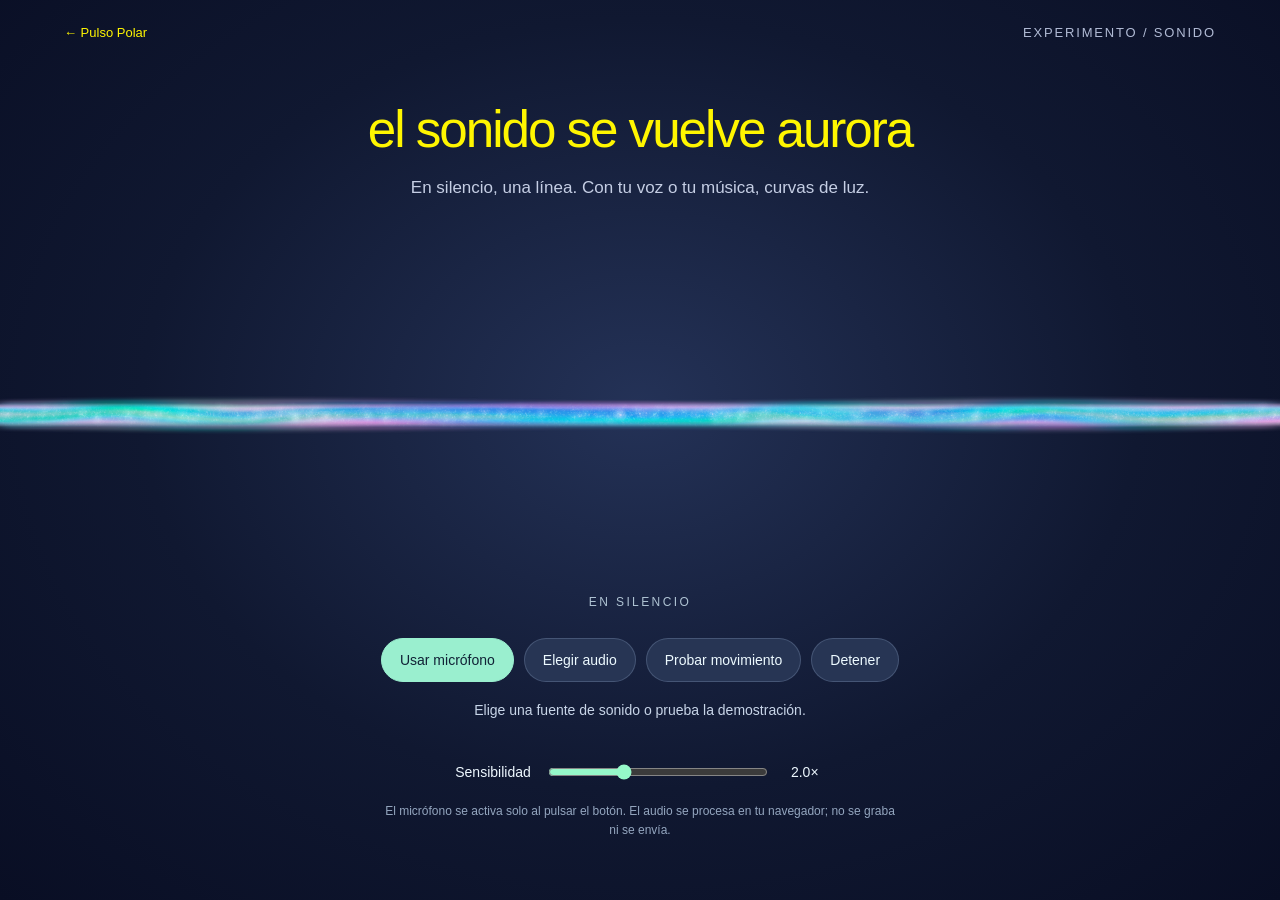
<file: aurora-sonora.html>
<!DOCTYPE html>
<html lang="es"><head><meta charset="utf-8"><meta name="viewport" content="width=device-width,initial-scale=1"><title>Pulso Polar · Aurora sonora</title><link rel="icon" href="assets/favicon.svg"><link rel="stylesheet" href="css/aurora-sonora.css"><script defer src="js/aurora-sonora.js?v=10"></script></head>
<body><header><a href="index.html">← Pulso Polar</a><span>EXPERIMENTO / SONIDO</span></header>
<main><h1>el sonido se vuelve aurora</h1><p class="intro">En silencio, una línea. Con tu voz o tu música, curvas de luz.</p>
<div class="escenario"><canvas id="aurora" aria-label="Aurora que cambia de amplitud con el sonido"></canvas><span class="estado-visual" id="modo">EN SILENCIO</span></div>
<section class="controles" aria-label="Control de la aurora"><div class="acciones"><button id="microfono">Usar micrófono</button><label class="boton" for="archivo">Elegir audio<input id="archivo" type="file" accept="audio/*"></label><button id="demo">Probar movimiento</button><button id="detener">Detener</button></div>
<p id="estado" role="status">Elige una fuente de sonido o prueba la demostración.</p>
<audio id="audio" controls hidden></audio>
<label class="sensibilidad" for="sensibilidad">Sensibilidad <input id="sensibilidad" type="range" min="0.5" max="5" step="0.1" value="2"><output id="ganancia">2.0×</output></label>
<p class="nota">El micrófono se activa solo al pulsar el botón. El audio se procesa en tu navegador; no se graba ni se envía.</p></section></main></body></html>
</file>
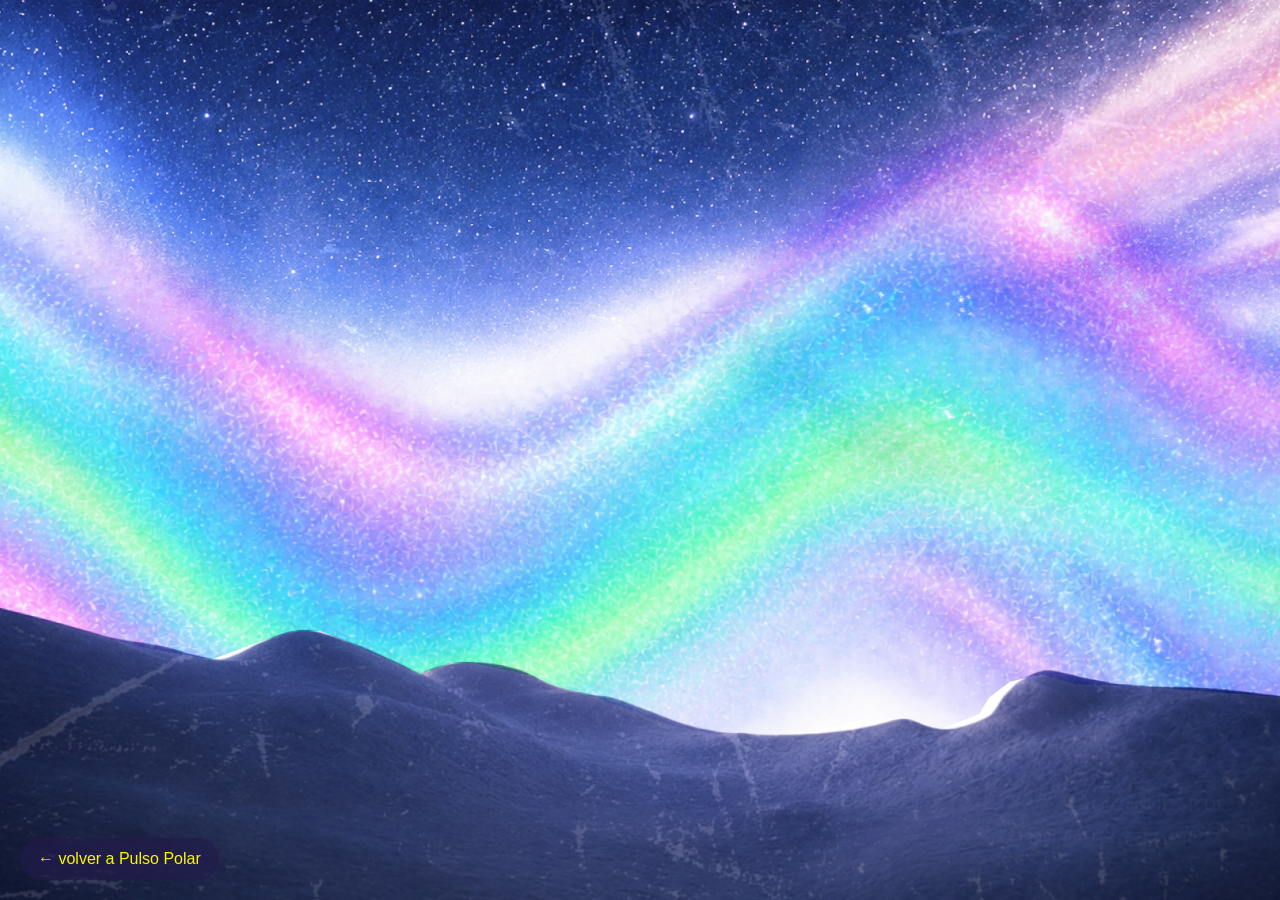
<file: fondo.html>
<!DOCTYPE html>
<html lang="es">
<head>
<meta charset="utf-8">
<meta name="viewport" content="width=device-width,initial-scale=1">
<title>Pulso Polar · Vista del fondo animado</title>
<link rel="icon" href="assets/favicon.svg" type="image/svg+xml">
<link rel="stylesheet" href="css/styles.css">
<link rel="stylesheet" href="css/cielo.css?v=6">
<style>.inicio::after{display:none}.enlace-regreso{position:fixed;bottom:20px;left:20px;background:#211b4baa;color:#fff600;padding:12px 18px;border-radius:24px;text-decoration:none;font:16px Arial,sans-serif}</style>
<script src="js/cielo.js?v=6" defer></script>
</head>
<body class="inicio"><a class="enlace-regreso" href="index.html">← volver a Pulso Polar</a></body>
</html>
</file>
<file: css/aurora-sonora.css>
:root{color-scheme:dark;font-family:Arial,sans-serif;background:#0c1230;color:#eef8ff}*{box-sizing:border-box}body{margin:0;min-height:100svh;background:radial-gradient(ellipse at 50% 45%,#243257 0%,#101831 55%,#090e24 100%)}header{padding:25px 5vw;display:flex;justify-content:space-between;gap:20px;font-size:13px}header a{color:#fff600;text-decoration:none}header span{letter-spacing:.14em;color:#b1bbd5}main{max-width:1500px;margin:auto;text-align:center;padding:35px 0}h1{font-size:clamp(28px,4vw,52px);font-weight:500;letter-spacing:-.04em;margin:0 20px 16px;color:#fff600}.intro{font-size:17px;color:#c5cee4;margin:0 20px;line-height:1.5}.escenario{position:relative;height:clamp(270px,44vh,490px);margin:16px 0}canvas{display:block;width:100%;height:100%}.estado-visual{position:absolute;bottom:4px;left:0;right:0;letter-spacing:.2em;font-size:12px;color:#afc3d3}.controles{max-width:780px;margin:25px auto 0;padding:0 24px}.acciones{display:flex;justify-content:center;flex-wrap:wrap;gap:10px}button,.boton{font:14px Arial,sans-serif;padding:13px 18px;border:1px solid #8296b755;border-radius:24px;color:#edfaff;background:#273554;cursor:pointer;min-height:44px}.acciones>:first-child{color:#112236;background:#9aefcf;border-color:#9aefcf}.boton{position:relative;overflow:hidden}.boton input{position:absolute;inset:0;opacity:0;width:100%;cursor:pointer}button:hover,.boton:hover{filter:brightness(1.15)}:focus-visible,.boton:focus-within{outline:2px solid #fff600;outline-offset:4px}#estado{font-size:14px;line-height:1.5;color:#c8d5e8;min-height:42px;margin:18px 0 8px}audio{width:min(100%,480px);margin:8px auto}.sensibilidad{display:flex;justify-content:center;align-items:center;gap:15px;font-size:14px;margin:20px 0}.sensibilidad input{width:min(34vw,220px);accent-color:#95f8c9}.sensibilidad output{min-width:40px}.nota{font-size:12px;line-height:1.6;color:#94a6bf;max-width:510px;margin:auto}@media(max-width:540px){header span{display:none}main{padding-top:16px}.acciones>*{flex:1 1 40%}.escenario{height:310px}.sensibilidad{gap:8px}}
</file>
<file: css/styles.css>
/* Colores y composición inspirados en las dos referencias de Pulso Polar. */
:root{color-scheme:dark;--amarillo:#fff600;--tinta:#12173f;--panel:rgba(24,25,66,.72);--pulso:#59ffc3;--duracion:2.2s;--amplitud:1.08;font-family:"Trebuchet MS",Arial,sans-serif;color:var(--amarillo);background:#101638}
*{box-sizing:border-box}
body{margin:0;min-height:100svh;position:relative;isolation:isolate}
body::before{content:"";position:fixed;inset:0;z-index:-2;background:#131c49 url("../assets/cosmos.png") center center/cover no-repeat}
body::after{content:"";position:fixed;inset:0;z-index:-1;background:linear-gradient(0deg,rgba(8,12,40,.7),transparent 45%);pointer-events:none}
a{color:inherit}button,input{font:inherit}button,a,input{-webkit-tap-highlight-color:transparent}a,button{touch-action:manipulation}button{cursor:pointer}
a:focus-visible,button:focus-visible,input:focus-visible{outline:3px solid white;outline-offset:7px}
.panel{background:var(--panel);border-radius:40px;padding:32px 38px;backdrop-filter:blur(8px)}
p{line-height:1.55;margin:0}h1,h2{margin:0}h2{font-size:1.1rem;font-weight:400;margin-bottom:12px}
.etiqueta{font-size:.8rem;letter-spacing:.15em;text-transform:uppercase;font-weight:400}
.portada{min-height:calc(100svh - 76px);position:relative;display:flex;align-items:center;padding:7vh 6vw}
.introduccion{width:43%;padding:42px;position:relative;background:linear-gradient(120deg,rgba(24,25,66,.8),rgba(24,25,66,.62))}
.introduccion h1{font-size:clamp(2.3rem,3.5vw,4.4rem);line-height:1.05;letter-spacing:-.035em;margin:25px 0 28px}
.texto-principal{font-size:clamp(1.1rem,1.6vw,1.8rem);font-weight:500;line-height:1.45}
.invitacion{font-size:clamp(1rem,1.1vw,1.3rem);margin-top:30px}
.enlace-texto{display:inline-flex;gap:25px;align-items:center;background:none;border:0;color:inherit;text-decoration:underline;text-underline-offset:6px;padding:8px 0;font-size:1rem}
.introduccion .enlace-texto{margin-top:20px}
.marca{position:absolute;left:51%;top:50%;transform:translateY(-50%) rotate(-3deg);color:#fff;display:grid;text-align:center;font-family:"Trebuchet MS",sans-serif;font-size:clamp(3.5rem,7vw,8rem);font-weight:400;line-height:1.1;letter-spacing:.1em;text-shadow:3px 5px 0 #08152b,-1px -1px 0 #08152b;pointer-events:none}
.flecha{position:absolute;right:8%;top:10%;width:110px;height:62px;border-radius:50px;display:grid;place-items:center;text-decoration:none;background:rgba(47,228,184,.65);color:white;font-size:3.5rem;line-height:1;transition:background .2s,transform .2s}
.flecha:hover{background:#0acda5;transform:translateX(5px)}
.pie{display:flex;justify-content:space-between;align-items:center;gap:20px;padding:20px 6vw;font-size:.8rem;color:#edf3ff;min-height:76px}
.pie nav{display:flex;gap:12px}.pie nav a{display:grid;place-items:center;width:36px;height:36px;border-radius:50%;text-decoration:none;border:1px solid #ffffff50}.pie nav a[aria-current]{background:var(--amarillo);color:var(--tinta);border-color:var(--amarillo)}
.experiencia::before{transform:scaleX(-1)}
.experiencia::after{background:linear-gradient(0deg,rgba(8,12,40,.85),rgba(8,12,40,.15))}
.cabecera{display:flex;align-items:center;justify-content:space-between;gap:20px;padding:24px 5vw;background:rgba(12,17,48,.48)}
.cabecera h1{font-size:1.05rem;font-weight:400}.volver{text-decoration:none;font-size:1.1rem}
.escena{display:grid;grid-template-columns:1.1fr 1fr;gap:28px 8vw;padding:30px 5vw;max-width:1800px;margin:auto}
.explicacion{align-self:start;font-size:clamp(1rem,1.35vw,1.4rem)}
.datos{justify-self:end;width:100%;max-width:490px}.datos dl{margin:0;font-size:1.05rem;line-height:1.6}.datos dl div{display:flex;gap:8px}.datos dt{flex-shrink:0}.datos dd{margin:0}.datos h2{font-size:.75rem;text-transform:uppercase;letter-spacing:.13em}.fuente{font-size:.95rem;margin-top:6px}.estado{font-size:.875rem;margin:12px 0;color:#fff}
.boton{background:rgba(255,255,255,.06);border:1px solid #fff60080;color:var(--amarillo);padding:10px 18px;border-radius:30px;font-size:.875rem;min-height:42px}.boton:hover{background:#fff60020}.boton:disabled{opacity:.5;cursor:wait}
.interaccion{grid-column:2;grid-row:2 / span 2;text-align:center;align-self:center}
.latido{width:clamp(145px,15vw,250px);margin:0 auto;filter:drop-shadow(0 0 25px var(--pulso));animation:latir var(--duracion) ease-in-out infinite;animation-play-state:paused}
.corazon{width:100%;display:block;fill:var(--pulso);transition:fill .5s}.lectura{display:grid;gap:8px;justify-items:center;padding:8px 0 22px;color:#fff}.lectura>span{letter-spacing:.12em;font-size:.875rem}.lectura button{font-size:.8rem}
.interpretacion{text-align:left;font-size:1rem}.interpretacion h2{margin-bottom:4px}
.simulador{grid-column:1;grid-row:3;max-width:500px;align-self:end;margin-top:60px}.simulador label{display:flex;justify-content:space-between;font-size:1.05rem}.simulador output{font-weight:bold}.simulador input{width:100%;accent-color:var(--amarillo);margin:20px 0 10px;cursor:pointer;min-height:24px}.escala{display:flex;justify-content:space-between;font-size:.8rem}.simulador p{font-size:.875rem;margin:16px 0;color:#f0f0ff}
@keyframes latir{0%,100%{transform:scale(1)}20%{transform:scale(var(--amplitud))}35%{transform:scale(1)}50%{transform:scale(var(--amplitud))}70%{transform:scale(1)}}
@media(min-width:1600px){.portada{padding-top:10vh;padding-bottom:10vh}.introduccion{padding:55px}.escena{padding-top:55px}}
@media(max-width:900px){.introduccion{width:52%;padding:28px}.introduccion h1{font-size:2.5rem}.marca{left:57%;font-size:5.5vw}.escena{gap:24px;padding:24px}.panel{padding:25px;border-radius:28px}.simulador{margin-top:10px}.cabecera{padding:22px 24px}.cabecera .etiqueta{display:none}}
@media(max-width:600px){body::before{background-position:62% center}.portada{display:flex;flex-direction:column;padding:28px 20px;min-height:auto;gap:25px}.introduccion{width:100%;order:2}.introduccion h1{font-size:2.6rem}.texto-principal{font-size:1.12rem}.invitacion{margin-top:22px}.marca{position:relative;left:auto;top:auto;transform:rotate(-3deg);font-size:3.8rem;margin:45px 0 15px;order:1}.flecha{right:22px;top:16px;width:68px;height:43px;font-size:2.5rem}.pie{padding:20px;align-items:flex-end}.pie>span{max-width:70%;line-height:1.5}.escena{display:flex;flex-direction:column;padding:20px;gap:20px}.datos{max-width:none}.interaccion{display:flex;flex-direction:column;padding-top:10px}.latido{width:180px}.simulador{max-width:none;margin-top:0}.cabecera{padding:18px 20px}.cabecera h1{font-size:.95rem}}
@media(prefers-reduced-motion:reduce){*,*::before,*::after{animation:none!important;transition:none!important}}
</file>
<file: css/cielo.css>
/* Se conservan las imágenes originales, sus curvas, colores y textura. */
.inicio::before{background-image:url('../assets/noche-original.jpg');background-position:center}
.cielo-fiel{position:fixed;inset:0;z-index:-2;pointer-events:none;overflow:hidden;isolation:isolate}
.filtros-aurora{position:absolute}
.marco-original{position:absolute;left:50%;top:50%;width:max(100vw,169.312169vh);height:max(100vh,59.0625vw);transform:translate(-50%,-50%);overflow:hidden;isolation:isolate}
.base-original,.suelo-original{position:absolute;inset:0;width:100%;height:100%;display:block;max-width:none}
.cielo-estrellas{position:absolute;inset:0;overflow:hidden;mask-image:linear-gradient(#000 0%,#000 14%,transparent 34%);-webkit-mask-image:linear-gradient(#000 0%,#000 14%,transparent 34%)}
.cinta-estrellas{display:flex;width:200%;height:100%;animation:estrellas-originales 160s linear infinite;will-change:transform}
.cinta-estrellas img{width:50%;height:100%;flex:none;max-width:none;mask-image:linear-gradient(90deg,transparent,#000 6%,#000 94%,transparent);-webkit-mask-image:linear-gradient(90deg,transparent,#000 6%,#000 94%,transparent)}
.aurora-original{position:absolute;inset:0;mix-blend-mode:multiply}
.luz-original{position:absolute;inset:-2%;animation:luz-aurora-original 10s ease-in-out infinite}
.aurora-original img{display:block;width:100%;height:100%;max-width:none;filter:url(#ondulacion-original);animation:subir-bajar-original 8s ease-in-out infinite;will-change:transform}
.suelo-original{z-index:1}
.cielo-pausado *{animation-play-state:paused!important}
@keyframes estrellas-originales{from{transform:translateX(0)}to{transform:translateX(-50%)}}
@keyframes subir-bajar-original{0%,100%{transform:translateY(1.8%) skewY(-.4deg)}50%{transform:translateY(-1.8%) skewY(.4deg)}}
@keyframes luz-aurora-original{0%,100%{filter:brightness(1) saturate(1)}50%{filter:brightness(1.035) saturate(1.08)}}
.fondo-control{position:fixed;right:18px;bottom:78px;z-index:5;border:1px solid #ffffff60;border-radius:24px;padding:9px 14px;color:#fff600;background:#191636c9;font:14px Arial,sans-serif;cursor:pointer}
.fondo-control:focus-visible{outline:3px solid white;outline-offset:4px}
</file>
